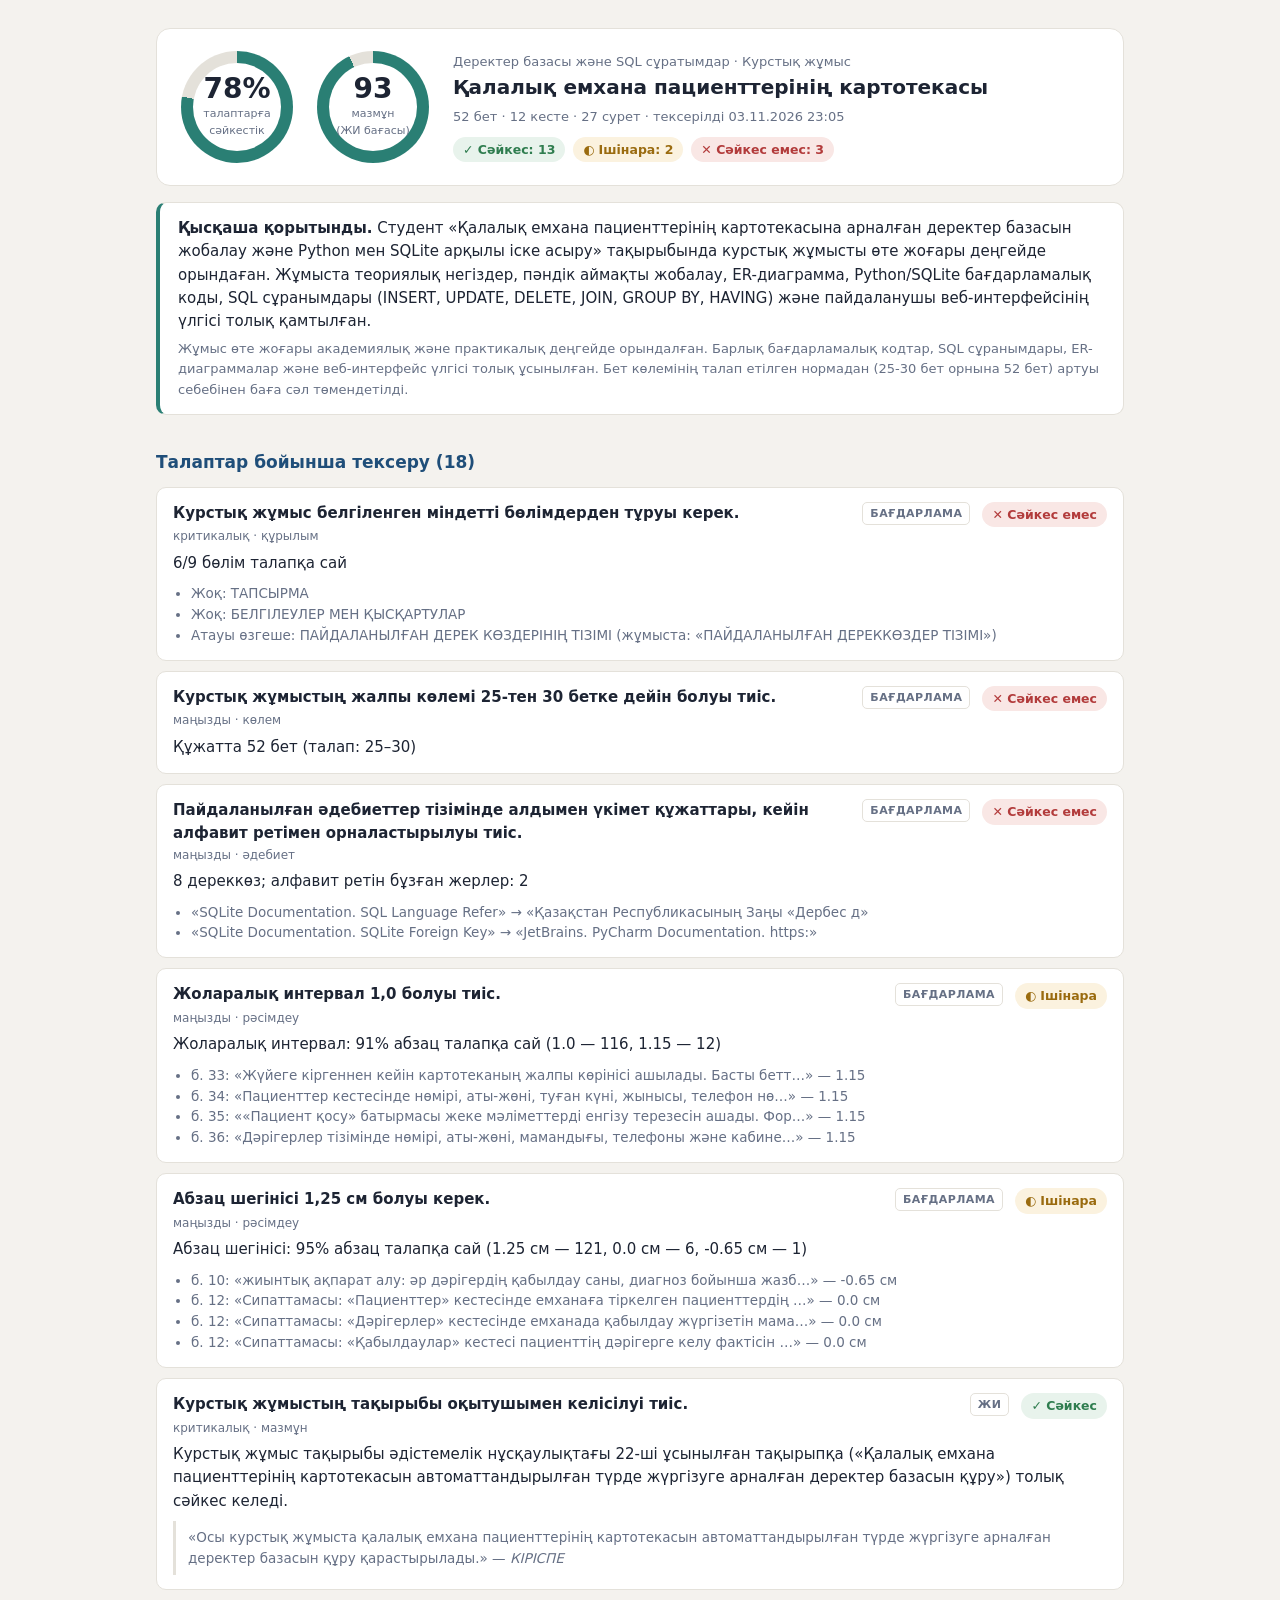
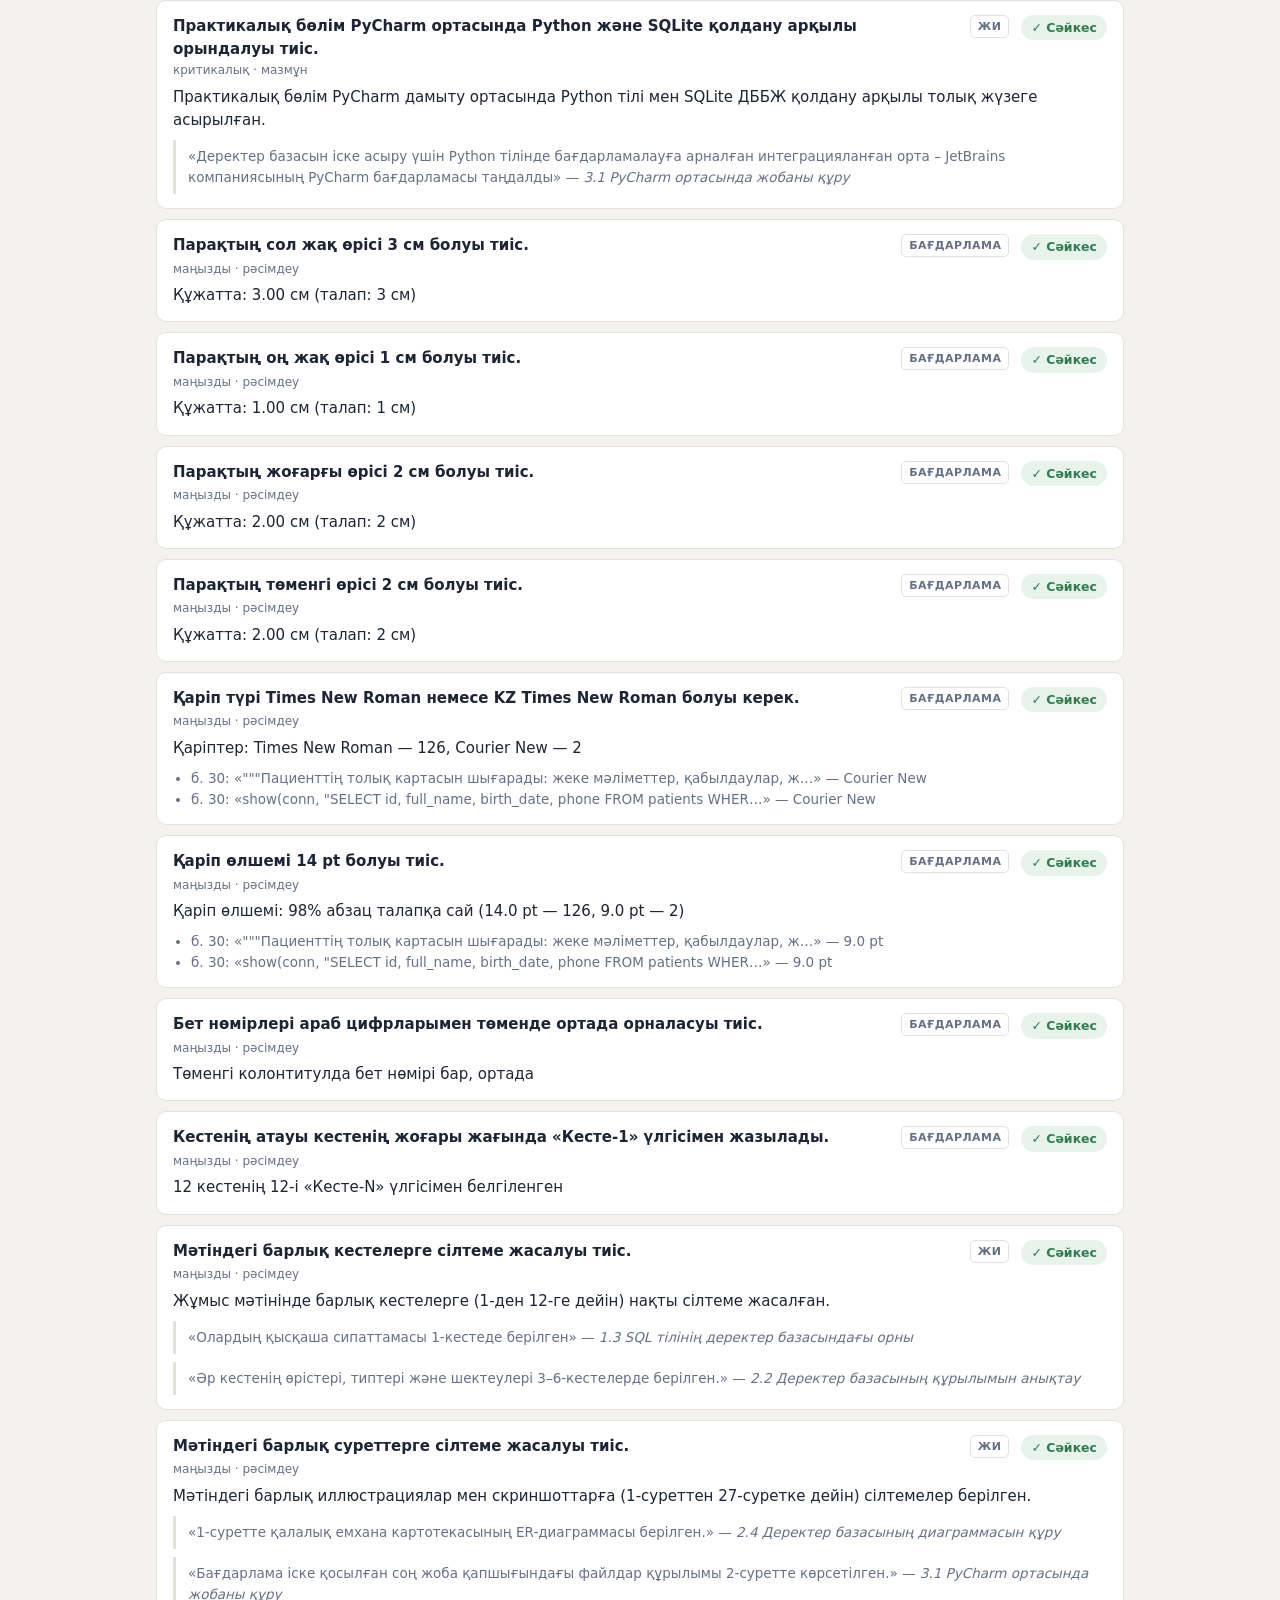
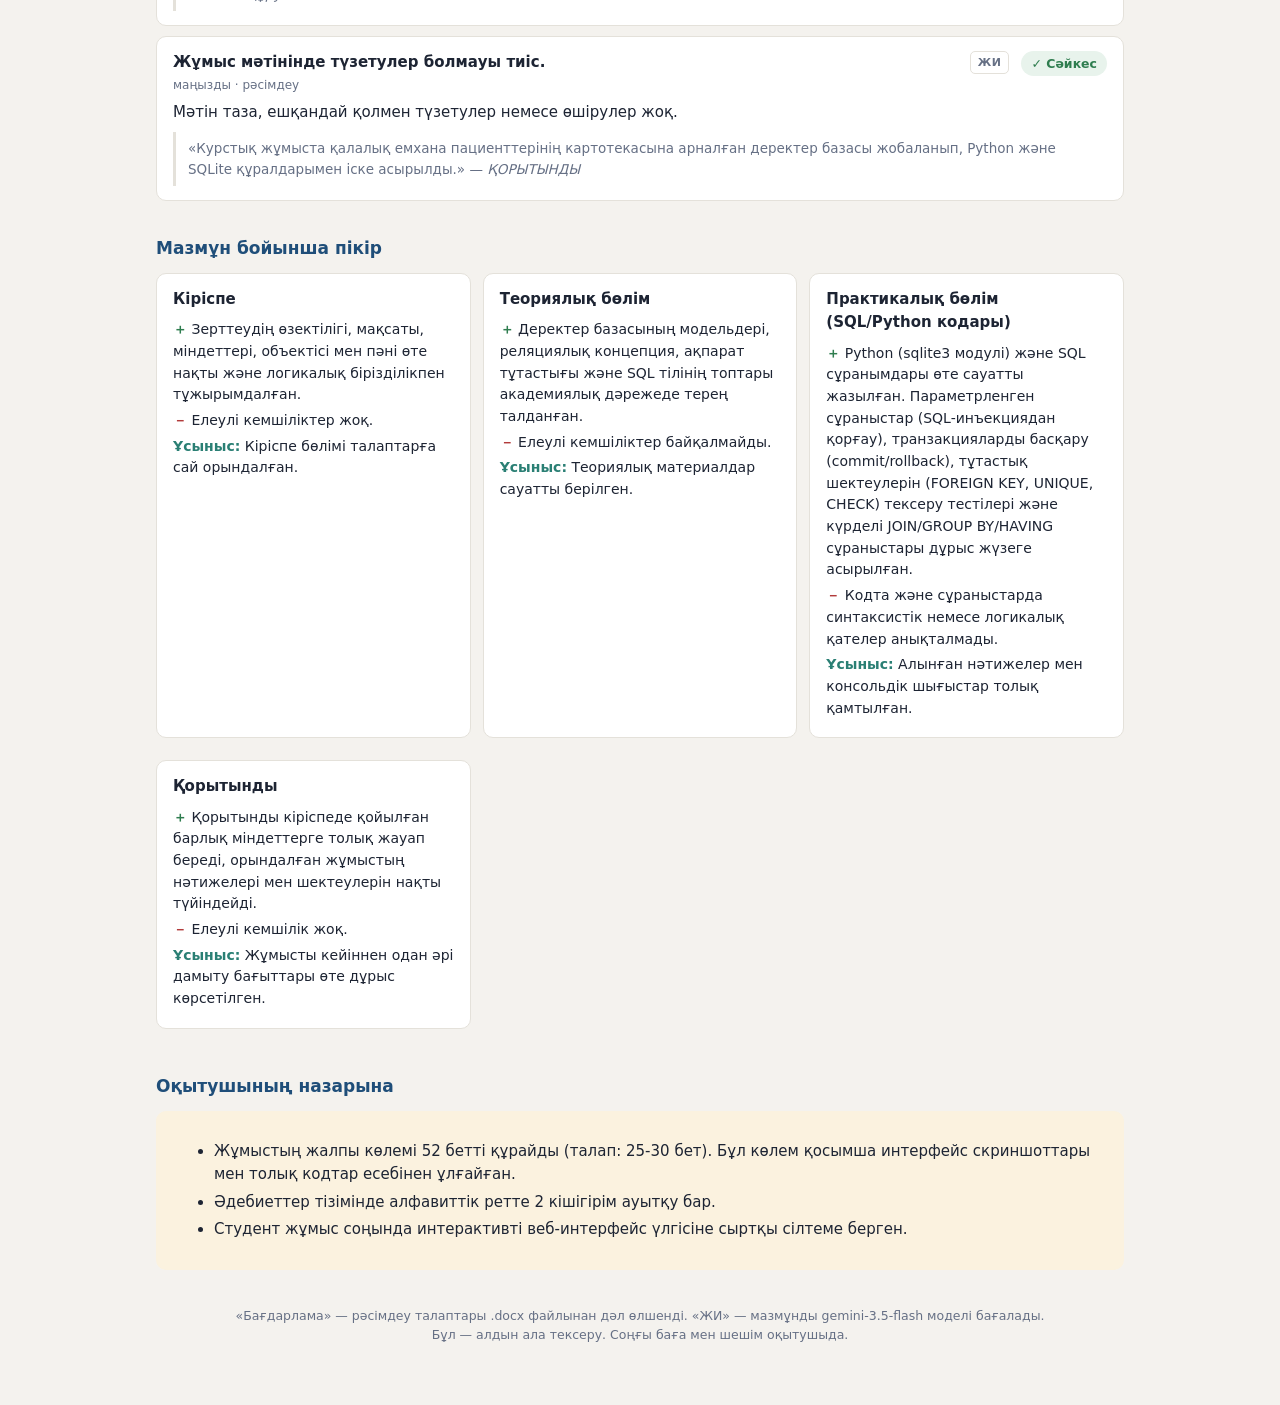
<file: demo/source/report_emhana_prototype.html>
<!doctype html><html lang="kk"><head><meta charset="utf-8"><meta name="viewport" content="width=device-width,initial-scale=1">
<title>Тексеру есебі</title><style>
:root{--bg:#f4f2ee;--card:#fff;--ink:#1d2433;--mute:#667085;--line:#e4e1da;--brand:#1f4e79;--accent:#2a7f74;
--ok:#2f7d4f;--okbg:#e8f3ec;--warn:#9a6b0f;--warnbg:#fbf2df;--bad:#b23b3b;--badbg:#f9e7e5;--na:#667085;--nabg:#eef0f3}
@media (prefers-color-scheme:dark){:root:not([data-theme=light]){--bg:#14171d;--card:#1c2028;--ink:#e8eaee;--mute:#9aa3b2;--line:#2c313b;
--brand:#8db4dd;--accent:#6cc0b3;--ok:#7fcf9c;--okbg:#1d3326;--warn:#e3bd6a;--warnbg:#382d17;--bad:#ef8e85;--badbg:#3a2020;--na:#a0a7b4;--nabg:#262b33}}
*{box-sizing:border-box}body{margin:0;background:var(--bg);color:var(--ink);font:15px/1.55 "Inter","Segoe UI",system-ui,sans-serif}
.wrap{max-width:1000px;margin:0 auto;padding:28px 16px 60px}
header{display:flex;gap:24px;align-items:center;flex-wrap:wrap;background:var(--card);border:1px solid var(--line);border-radius:14px;padding:22px 24px}
.ring{--p:0;width:112px;height:112px;border-radius:50%;flex:none;display:grid;place-items:center;
background:conic-gradient(var(--accent) calc(var(--p)*1%),var(--line) 0)}
.ring div{width:88px;height:88px;border-radius:50%;background:var(--card);display:grid;place-items:center;text-align:center}
.ring b{font-size:28px;line-height:1}.ring small{display:block;color:var(--mute);font-size:11px}
h1{font-size:20px;margin:0 0 4px}h2{font-size:17px;margin:34px 0 12px;color:var(--brand)}
.meta{color:var(--mute);font-size:13px}.pills{display:flex;gap:8px;flex-wrap:wrap;margin-top:10px}
.pill{padding:3px 10px;border-radius:99px;font-size:12.5px;font-weight:600}
.ok{color:var(--ok);background:var(--okbg)}.warn{color:var(--warn);background:var(--warnbg)}.bad{color:var(--bad);background:var(--badbg)}.na{color:var(--na);background:var(--nabg)}
.summary{background:var(--card);border:1px solid var(--line);border-left:4px solid var(--accent);border-radius:10px;padding:14px 18px;margin-top:16px}
.item{background:var(--card);border:1px solid var(--line);border-radius:10px;padding:14px 16px;margin-bottom:10px}
.row{display:flex;justify-content:space-between;gap:12px;align-items:flex-start;flex-wrap:wrap}
.item h3{font-size:15px;margin:0;flex:1 1 300px}.found{margin:6px 0 0;color:var(--ink)}
.src{font-size:11px;font-weight:700;letter-spacing:.04em;text-transform:uppercase;padding:2px 7px;border-radius:5px;border:1px solid var(--line);color:var(--mute)}
.sev{font-size:12px;color:var(--mute)}
ul.det{margin:8px 0 0;padding-left:18px;color:var(--mute);font-size:13.5px}
blockquote{margin:8px 0 0;padding:6px 12px;border-left:3px solid var(--line);color:var(--mute);font-size:13.5px}
.sugg{margin-top:8px;font-size:14px}.sugg b{color:var(--accent)}
.grid{display:grid;grid-template-columns:repeat(auto-fit,minmax(280px,1fr));gap:12px}
.fb h3{margin:0 0 8px;font-size:15px}.fb p{margin:4px 0;font-size:14px}
.attn{background:var(--warnbg);border-radius:10px;padding:14px 18px}.attn li{margin:4px 0}
footer{margin-top:36px;color:var(--mute);font-size:12.5px;text-align:center}
</style></head><body><div class="wrap">
<header><div class="ring" style="--p:78"><div><span><b>78%</b><small>талаптарға<br>сәйкестік</small></span></div></div>
<div class="ring" style="--p:93"><div><span><b>93</b><small>мазмұн<br>(ЖИ бағасы)</small></span></div></div>
<div style="flex:1 1 400px"><div class="meta">Деректер базасы және SQL сұратымдар · Курстық жұмыс</div><h1>Қалалық емхана пациенттерінің картотекасы</h1>
<div class="meta">52 бет · 12 кесте · 27 сурет · тексерілді 03.11.2026 23:05</div>
<div class="pills"><span class='pill ok'>✓ Сәйкес: 13</span><span class='pill warn'>◐ Ішінара: 2</span><span class='pill bad'>✕ Сәйкес емес: 3</span></div></div></header>
<div class="summary"><b>Қысқаша қорытынды.</b> Студент «Қалалық емхана пациенттерінің картотекасына арналған деректер базасын жобалау және Python мен SQLite арқылы іске асыру» тақырыбында курстық жұмысты өте жоғары деңгейде орындаған. Жұмыста теориялық негіздер, пәндік аймақты жобалау, ER-диаграмма, Python/SQLite бағдарламалық коды, SQL сұранымдары (INSERT, UPDATE, DELETE, JOIN, GROUP BY, HAVING) және пайдаланушы веб-интерфейсінің үлгісі толық қамтылған.<div class="meta" style="margin-top:6px">Жұмыс өте жоғары академиялық және практикалық деңгейде орындалған. Барлық бағдарламалық кодтар, SQL сұранымдары, ER-диаграммалар және веб-интерфейс үлгісі толық ұсынылған. Бет көлемінің талап етілген нормадан (25-30 бет орнына 52 бет) артуы себебінен баға сәл төмендетілді.</div></div>
<h2>Талаптар бойынша тексеру (18)</h2><div class='item'><div class='row'><h3>Курстық жұмыс белгіленген міндетті бөлімдерден тұруы керек.</h3><span class='src'>Бағдарлама</span><span class='pill bad'>✕ Сәйкес емес</span></div><div class='sev'>критикалық · құрылым</div><p class='found'>6/9 бөлім талапқа сай</p><ul class=det><li>Жоқ: ТАПСЫРМА</li><li>Жоқ: БЕЛГІЛЕУЛЕР МЕН ҚЫСҚАРТУЛАР</li><li>Атауы өзгеше: ПАЙДАЛАНЫЛҒАН ДЕРЕК КӨЗДЕРІНІҢ ТІЗІМІ (жұмыста: «ПАЙДАЛАНЫЛҒАН ДЕРЕККӨЗДЕР ТІЗІМІ»)</li></ul></div><div class='item'><div class='row'><h3>Курстық жұмыстың жалпы көлемі 25-тен 30 бетке дейін болуы тиіс.</h3><span class='src'>Бағдарлама</span><span class='pill bad'>✕ Сәйкес емес</span></div><div class='sev'>маңызды · көлем</div><p class='found'>Құжатта 52 бет (талап: 25–30)</p></div><div class='item'><div class='row'><h3>Пайдаланылған әдебиеттер тізімінде алдымен үкімет құжаттары, кейін алфавит ретімен орналастырылуы тиіс.</h3><span class='src'>Бағдарлама</span><span class='pill bad'>✕ Сәйкес емес</span></div><div class='sev'>маңызды · әдебиет</div><p class='found'>8 дереккөз; алфавит ретін бұзған жерлер: 2</p><ul class=det><li>«SQLite Documentation. SQL Language Refer» → «Қазақстан Республикасының Заңы «Дербес д»</li><li>«SQLite Documentation. SQLite Foreign Key» → «JetBrains. PyCharm Documentation. https:»</li></ul></div><div class='item'><div class='row'><h3>Жоларалық интервал 1,0 болуы тиіс.</h3><span class='src'>Бағдарлама</span><span class='pill warn'>◐ Ішінара</span></div><div class='sev'>маңызды · рәсімдеу</div><p class='found'>Жоларалық интервал: 91% абзац талапқа сай (1.0 — 116, 1.15 — 12)</p><ul class=det><li>б. 33: «Жүйеге кіргеннен кейін картотеканың жалпы көрінісі ашылады. Басты бетт…» — 1.15</li><li>б. 34: «Пациенттер кестесінде нөмірі, аты-жөні, туған күні, жынысы, телефон нө…» — 1.15</li><li>б. 35: ««Пациент қосу» батырмасы жеке мәліметтерді енгізу терезесін ашады. Фор…» — 1.15</li><li>б. 36: «Дәрігерлер тізімінде нөмірі, аты-жөні, мамандығы, телефоны және кабине…» — 1.15</li></ul></div><div class='item'><div class='row'><h3>Абзац шегінісі 1,25 см болуы керек.</h3><span class='src'>Бағдарлама</span><span class='pill warn'>◐ Ішінара</span></div><div class='sev'>маңызды · рәсімдеу</div><p class='found'>Абзац шегінісі: 95% абзац талапқа сай (1.25 см — 121, 0.0 см — 6, -0.65 см — 1)</p><ul class=det><li>б. 10: «жиынтық ақпарат алу: әр дәрігердің қабылдау саны, диагноз бойынша жазб…» — -0.65 см</li><li>б. 12: «Сипаттамасы: «Пациенттер» кестесінде емханаға тіркелген пациенттердің …» — 0.0 см</li><li>б. 12: «Сипаттамасы: «Дәрігерлер» кестесінде емханада қабылдау жүргізетін мама…» — 0.0 см</li><li>б. 12: «Сипаттамасы: «Қабылдаулар» кестесі пациенттің дәрігерге келу фактісін …» — 0.0 см</li></ul></div><div class='item'><div class='row'><h3>Курстық жұмыстың тақырыбы оқытушымен келісілуі тиіс.</h3><span class='src'>ЖИ</span><span class='pill ok'>✓ Сәйкес</span></div><div class='sev'>критикалық · мазмұн</div><p class='found'>Курстық жұмыс тақырыбы әдістемелік нұсқаулықтағы 22-ші ұсынылған тақырыпқа («Қалалық емхана пациенттерінің картотекасын автоматтандырылған түрде жүргізуге арналған деректер базасын құру») толық сәйкес келеді.</p><blockquote>«Осы курстық жұмыста қалалық емхана пациенттерінің картотекасын автоматтандырылған түрде жүргізуге арналған деректер базасын құру қарастырылады.» — <i>КІРІСПЕ</i></blockquote></div><div class='item'><div class='row'><h3>Практикалық бөлім PyCharm ортасында Python және SQLite қолдану арқылы орындалуы тиіс.</h3><span class='src'>ЖИ</span><span class='pill ok'>✓ Сәйкес</span></div><div class='sev'>критикалық · мазмұн</div><p class='found'>Практикалық бөлім PyCharm дамыту ортасында Python тілі мен SQLite ДББЖ қолдану арқылы толық жүзеге асырылған.</p><blockquote>«Деректер базасын іске асыру үшін Python тілінде бағдарламалауға арналған интеграцияланған орта – JetBrains компаниясының PyCharm бағдарламасы таңдалды» — <i>3.1 PyCharm ортасында жобаны құру</i></blockquote></div><div class='item'><div class='row'><h3>Парақтың сол жақ өрісі 3 см болуы тиіс.</h3><span class='src'>Бағдарлама</span><span class='pill ok'>✓ Сәйкес</span></div><div class='sev'>маңызды · рәсімдеу</div><p class='found'>Құжатта: 3.00 см (талап: 3 см)</p></div><div class='item'><div class='row'><h3>Парақтың оң жақ өрісі 1 см болуы тиіс.</h3><span class='src'>Бағдарлама</span><span class='pill ok'>✓ Сәйкес</span></div><div class='sev'>маңызды · рәсімдеу</div><p class='found'>Құжатта: 1.00 см (талап: 1 см)</p></div><div class='item'><div class='row'><h3>Парақтың жоғарғы өрісі 2 см болуы тиіс.</h3><span class='src'>Бағдарлама</span><span class='pill ok'>✓ Сәйкес</span></div><div class='sev'>маңызды · рәсімдеу</div><p class='found'>Құжатта: 2.00 см (талап: 2 см)</p></div><div class='item'><div class='row'><h3>Парақтың төменгі өрісі 2 см болуы тиіс.</h3><span class='src'>Бағдарлама</span><span class='pill ok'>✓ Сәйкес</span></div><div class='sev'>маңызды · рәсімдеу</div><p class='found'>Құжатта: 2.00 см (талап: 2 см)</p></div><div class='item'><div class='row'><h3>Қаріп түрі Times New Roman немесе KZ Times New Roman болуы керек.</h3><span class='src'>Бағдарлама</span><span class='pill ok'>✓ Сәйкес</span></div><div class='sev'>маңызды · рәсімдеу</div><p class='found'>Қаріптер: Times New Roman — 126, Courier New — 2</p><ul class=det><li>б. 30: «&quot;&quot;&quot;Пациенттің толық картасын шығарады: жеке мәліметтер, қабылдаулар, ж…» — Courier New</li><li>б. 30: «show(conn, &quot;SELECT id, full_name, birth_date, phone FROM patients WHER…» — Courier New</li></ul></div><div class='item'><div class='row'><h3>Қаріп өлшемі 14 pt болуы тиіс.</h3><span class='src'>Бағдарлама</span><span class='pill ok'>✓ Сәйкес</span></div><div class='sev'>маңызды · рәсімдеу</div><p class='found'>Қаріп өлшемі: 98% абзац талапқа сай (14.0 pt — 126, 9.0 pt — 2)</p><ul class=det><li>б. 30: «&quot;&quot;&quot;Пациенттің толық картасын шығарады: жеке мәліметтер, қабылдаулар, ж…» — 9.0 pt</li><li>б. 30: «show(conn, &quot;SELECT id, full_name, birth_date, phone FROM patients WHER…» — 9.0 pt</li></ul></div><div class='item'><div class='row'><h3>Бет нөмірлері араб цифрларымен төменде ортада орналасуы тиіс.</h3><span class='src'>Бағдарлама</span><span class='pill ok'>✓ Сәйкес</span></div><div class='sev'>маңызды · рәсімдеу</div><p class='found'>Төменгі колонтитулда бет нөмірі бар, ортада</p></div><div class='item'><div class='row'><h3>Кестенің атауы кестенің жоғары жағында «Кесте-1» үлгісімен жазылады.</h3><span class='src'>Бағдарлама</span><span class='pill ok'>✓ Сәйкес</span></div><div class='sev'>маңызды · рәсімдеу</div><p class='found'>12 кестенің 12-і «Кесте-N» үлгісімен белгіленген</p></div><div class='item'><div class='row'><h3>Мәтіндегі барлық кестелерге сілтеме жасалуы тиіс.</h3><span class='src'>ЖИ</span><span class='pill ok'>✓ Сәйкес</span></div><div class='sev'>маңызды · рәсімдеу</div><p class='found'>Жұмыс мәтінінде барлық кестелерге (1-ден 12-ге дейін) нақты сілтеме жасалған.</p><blockquote>«Олардың қысқаша сипаттамасы 1-кестеде берілген» — <i>1.3 SQL тілінің деректер базасындағы орны</i></blockquote><blockquote>«Әр кестенің өрістері, типтері және шектеулері 3–6-кестелерде берілген.» — <i>2.2 Деректер базасының құрылымын анықтау</i></blockquote></div><div class='item'><div class='row'><h3>Мәтіндегі барлық суреттерге сілтеме жасалуы тиіс.</h3><span class='src'>ЖИ</span><span class='pill ok'>✓ Сәйкес</span></div><div class='sev'>маңызды · рәсімдеу</div><p class='found'>Мәтіндегі барлық иллюстрациялар мен скриншоттарға (1-суреттен 27-суретке дейін) сілтемелер берілген.</p><blockquote>«1-суретте қалалық емхана картотекасының ER-диаграммасы берілген.» — <i>2.4 Деректер базасының диаграммасын құру</i></blockquote><blockquote>«Бағдарлама іске қосылған соң жоба қапшығындағы файлдар құрылымы 2-суретте көрсетілген.» — <i>3.1 PyCharm ортасында жобаны құру</i></blockquote></div><div class='item'><div class='row'><h3>Жұмыс мәтінінде түзетулер болмауы тиіс.</h3><span class='src'>ЖИ</span><span class='pill ok'>✓ Сәйкес</span></div><div class='sev'>маңызды · рәсімдеу</div><p class='found'>Мәтін таза, ешқандай қолмен түзетулер немесе өшірулер жоқ.</p><blockquote>«Курстық жұмыста қалалық емхана пациенттерінің картотекасына арналған деректер базасы жобаланып, Python және SQLite құралдарымен іске асырылды.» — <i>ҚОРЫТЫНДЫ</i></blockquote></div>
<h2>Мазмұн бойынша пікір</h2><div class="grid"><div class='item fb'><h3>Кіріспе</h3><p><b class='ok' style='background:none'>＋</b> Зерттеудің өзектілігі, мақсаты, міндеттері, объектісі мен пәні өте нақты және логикалық бірізділікпен тұжырымдалған.</p><p><b class='bad' style='background:none'>－</b> Елеулі кемшіліктер жоқ.</p><p class='sugg'><b>Ұсыныс:</b> Кіріспе бөлімі талаптарға сай орындалған.</p></div><div class='item fb'><h3>Теориялық бөлім</h3><p><b class='ok' style='background:none'>＋</b> Деректер базасының модельдері, реляциялық концепция, ақпарат тұтастығы және SQL тілінің топтары академиялық дәрежеде терең талданған.</p><p><b class='bad' style='background:none'>－</b> Елеулі кемшіліктер байқалмайды.</p><p class='sugg'><b>Ұсыныс:</b> Теориялық материалдар сауатты берілген.</p></div><div class='item fb'><h3>Практикалық бөлім (SQL/Python кодары)</h3><p><b class='ok' style='background:none'>＋</b> Python (sqlite3 модулі) және SQL сұранымдары өте сауатты жазылған. Параметрленген сұраныстар (SQL-инъекциядан қорғау), транзакцияларды басқару (commit/rollback), тұтастық шектеулерін (FOREIGN KEY, UNIQUE, CHECK) тексеру тестілері және күрделі JOIN/GROUP BY/HAVING сұраныстары дұрыс жүзеге асырылған.</p><p><b class='bad' style='background:none'>－</b> Кодта және сұраныстарда синтаксистік немесе логикалық қателер анықталмады.</p><p class='sugg'><b>Ұсыныс:</b> Алынған нәтижелер мен консольдік шығыстар толық қамтылған.</p></div><div class='item fb'><h3>Қорытынды</h3><p><b class='ok' style='background:none'>＋</b> Қорытынды кіріспеде қойылған барлық міндеттерге толық жауап береді, орындалған жұмыстың нәтижелері мен шектеулерін нақты түйіндейді.</p><p><b class='bad' style='background:none'>－</b> Елеулі кемшілік жоқ.</p><p class='sugg'><b>Ұсыныс:</b> Жұмысты кейіннен одан әрі дамыту бағыттары өте дұрыс көрсетілген.</p></div></div>
<h2>Оқытушының назарына</h2><div class="attn"><ul><li>Жұмыстың жалпы көлемі 52 бетті құрайды (талап: 25-30 бет). Бұл көлем қосымша интерфейс скриншоттары мен толық кодтар есебінен ұлғайған.</li><li>Әдебиеттер тізімінде алфавиттік ретте 2 кішігірім ауытқу бар.</li><li>Студент жұмыс соңында интерактивті веб-интерфейс үлгісіне сыртқы сілтеме берген.</li></ul></div>
<footer>«Бағдарлама» — рәсімдеу талаптары .docx файлынан дәл өлшенді. «ЖИ» — мазмұнды gemini-3.5-flash моделі бағалады.<br>
Бұл — алдын ала тексеру. Соңғы баға мен шешім оқытушыда.</footer></div></body></html>
</file>
